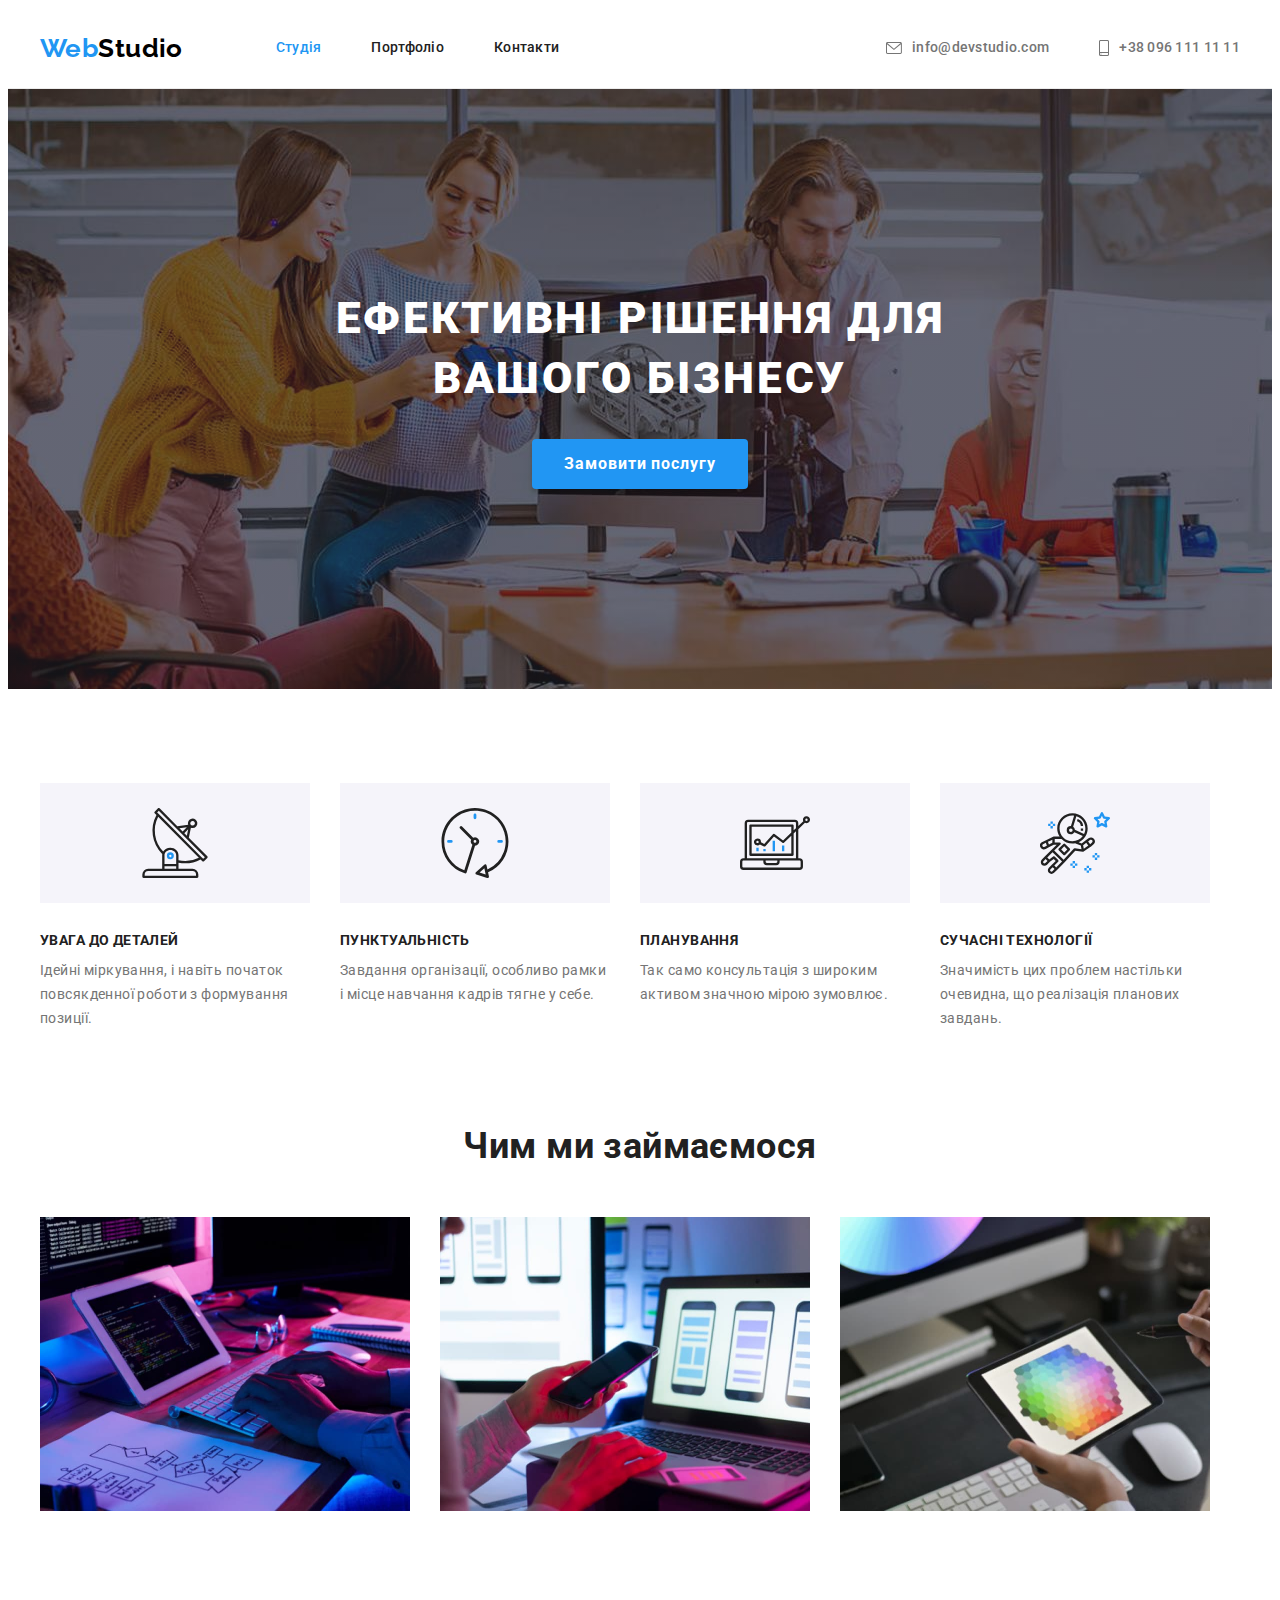
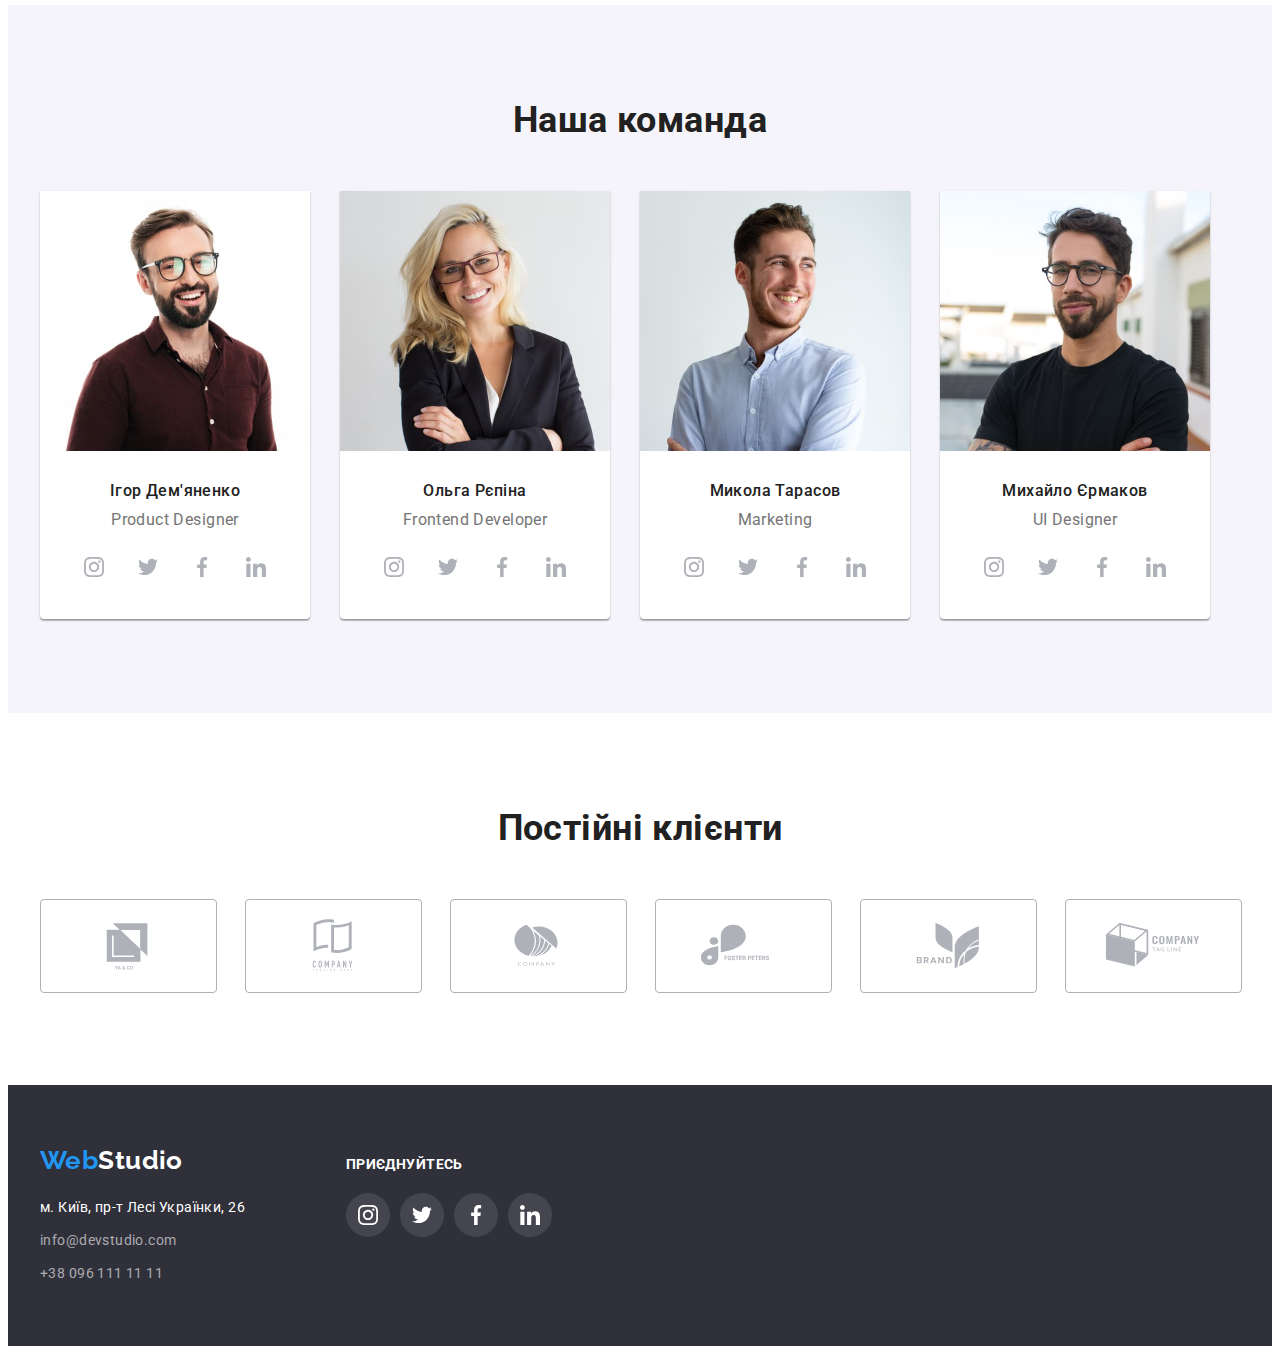
<file: index.html>
<!DOCTYPE html>
<html lang="uk">
  <head>
    <meta charset="UTF-8" />
    <meta http-equiv="X-UA-Compatible" content="IE=edge" />
    <meta name="viewport" content="width=device-width, initial-scale=1.0" />
    <title>Студія</title>
    <link rel="preconnect" href="https://fonts.googleapis.com" />
    <link rel="preconnect" href="https://fonts.gstatic.com" crossorigin />
    <link
      href="https://fonts.googleapis.com/css2?family=Raleway:wght@700&family=Roboto:wght@400;500;700;900&display=swap"
      rel="stylesheet"
    />
    <link
      rel="stylesheet"
      href="https://cdnjs.cloudflare.com/ajax/libs/modern-normalize/1.1.0/modern-normalize.min.css"
      integrity="sha512-wpPYUAdjBVSE4KJnH1VR1HeZfpl1ub8YT/NKx4PuQ5NmX2tKuGu6U/JRp5y+Y8XG2tV+wKQpNHVUX03MfMFn9Q=="
      crossorigin="anonymous"
      referrerpolicy="no-referrer"
    />
    <link rel="stylesheet" href="./css/styles.css" />
  </head>
  <body>
    <header class="top">
      <div class="container">
        <a href="./index.html" lang="en" class="logo">Web<span class="logo-dark">Studio</span></a>
        <nav>
          <ul class="list top-nav">
            <li><a href="./index.html" class="link navigation current">Студія</a></li>
            <li><a href="./portfolio.html" class="link navigation">Портфоліо</a></li>
            <li><a href="" class="link navigation">Контакти</a></li>
          </ul>
        </nav>
        <ul class="list contacts">
          <li>
            <a href="mailto:info@devstudio.com" class="link header-contacts"
              ><svg class="contacts-icon" width="16" height="12">
                <use href="./images/symbol-defs.svg#icon-envelope"></use>
              </svg>
              info@devstudio.com
            </a>
          </li>
          <li>
            <a href="tel:+380961111111" class="link header-contacts"
              ><svg class="contacts-icon" width="10" height="16">
                <use href="./images/symbol-defs.svg#icon-smartphone"></use>
              </svg>
              +38 096 111 11 11
            </a>
          </li>
        </ul>
      </div>
    </header>
    <main>
      <section class="hero">
        <h1 class="hero-title">Ефективні рішення для вашого бізнесу</h1>
        <button type="button" class="hero-button">Замовити послугу</button>
      </section>
      <section class="section advantages">
        <div class="container">
          <h2 class="visually-hidden">Переваги</h2>
          <ul class="list advantages-list">
            <li class="advantages-item">
              <h3 class="advantages-title">Увага до деталей</h3>
              <p class="advantages-descriptions">
                Ідейні міркування, і навіть початок повсякденної роботи з формування позиції.
              </p>
            </li>
            <li class="advantages-item">
              <h3 class="advantages-title">Пунктуальність</h3>
              <p class="advantages-descriptions">
                Завдання організації, особливо рамки і місце навчання кадрів тягне у себе.
              </p>
            </li>
            <li class="advantages-item">
              <h3 class="advantages-title">Планування</h3>
              <p class="advantages-descriptions">
                Так само консультація з широким активом значною мірою зумовлює.
              </p>
            </li>
            <li class="advantages-item">
              <h3 class="advantages-title">Сучасні технології</h3>
              <p class="advantages-descriptions">
                Значимість цих проблем настільки очевидна, що реалізація планових завдань.
              </p>
            </li>
          </ul>
        </div>
      </section>
      <section class="section work">
        <div class="container">
          <h2 class="section-title">Чим ми займаємося</h2>
          <ul class="list work-list">
            <li class="work-item">
              <img src="./images/box1.jpg" alt="Технологія перша" width="370" height="294" />
            </li>
            <li class="work-item">
              <img src="./images/box2.jpg" alt="Технологія друга" width="370" height="294" />
            </li>
            <li class="work-item">
              <img src="./images/box3.jpg" alt="Технологія третя" width="370" height="294" />
            </li>
          </ul>
        </div>
      </section>
      <section class="section team">
        <div class="container">
          <h2 class="section-title">Наша команда</h2>
          <ul class="list cards">
            <li class="card">
              <img src="./images/foto1.jpg" alt="Фото Ігора Дем'яненка" width="270" height="260" />
              <div class="card-caption">
                <h3 class="team-name">Ігор Дем'яненко</h3>
                <p lang="en" class="team-position">Product Designer</p>
                <ul class="list soc-list">
                  <li class="soc-item">
                    <a class="soc-link" href=""
                      ><svg class="soc-icon" width="20" height="20">
                        <use href="./images/symbol-defs.svg#icon-instagram"></use>
                      </svg>
                    </a>
                  </li>
                  <li class="soc-item">
                    <a class="soc-link" href=""
                      ><svg class="soc-icon" width="20" height="20">
                        <use href="./images/symbol-defs.svg#icon-twitter"></use>
                      </svg>
                    </a>
                  </li>
                  <li class="soc-item">
                    <a class="soc-link" href=""
                      ><svg class="soc-icon" width="20" height="20">
                        <use href="./images/symbol-defs.svg#icon-facebook"></use>
                      </svg>
                    </a>
                  </li>
                  <li class="soc-item">
                    <a class="soc-link" href=""
                      ><svg class="soc-icon" width="20" height="20">
                        <use href="./images/symbol-defs.svg#icon-linkedin"></use>
                      </svg>
                    </a>
                  </li>
                </ul>
              </div>
            </li>
            <li class="card">
              <img src="./images/foto2.jpg" alt="Фото Ольги Рєпіної" width="270" height="260" />
              <div class="card-caption">
                <h3 class="team-name">Ольга Рєпіна</h3>
                <p lang="en" class="team-position">Frontend Developer</p>
                <ul class="list soc-list">
                  <li class="soc-item">
                    <a class="soc-link" href=""
                      ><svg class="soc-icon" width="20" height="20">
                        <use href="./images/symbol-defs.svg#icon-instagram"></use>
                      </svg>
                    </a>
                  </li>
                  <li class="soc-item">
                    <a class="soc-link" href=""
                      ><svg class="soc-icon" width="20" height="20">
                        <use href="./images/symbol-defs.svg#icon-twitter"></use>
                      </svg>
                    </a>
                  </li>
                  <li class="soc-item">
                    <a class="soc-link" href=""
                      ><svg class="soc-icon" width="20" height="20">
                        <use href="./images/symbol-defs.svg#icon-facebook"></use>
                      </svg>
                    </a>
                  </li>
                  <li class="soc-item">
                    <a class="soc-link" href=""
                      ><svg class="soc-icon" width="20" height="20">
                        <use href="./images/symbol-defs.svg#icon-linkedin"></use>
                      </svg>
                    </a>
                  </li>
                </ul>
              </div>
            </li>
            <li class="card">
              <img src="./images/foto3.jpg" alt="Фото Миколи Тарасова" width="270" height="260" />
              <div class="card-caption">
                <h3 class="team-name">Микола Тарасов</h3>
                <p lang="en" class="team-position">Marketing</p>
                <ul class="list soc-list">
                  <li class="soc-item">
                    <a class="soc-link" href=""
                      ><svg class="soc-icon" width="20" height="20">
                        <use href="./images/symbol-defs.svg#icon-instagram"></use>
                      </svg>
                    </a>
                  </li>
                  <li class="soc-item">
                    <a class="soc-link" href=""
                      ><svg class="soc-icon" width="20" height="20">
                        <use href="./images/symbol-defs.svg#icon-twitter"></use>
                      </svg>
                    </a>
                  </li>
                  <li class="soc-item">
                    <a class="soc-link" href=""
                      ><svg class="soc-icon" width="20" height="20">
                        <use href="./images/symbol-defs.svg#icon-facebook"></use>
                      </svg>
                    </a>
                  </li>
                  <li class="soc-item">
                    <a class="soc-link" href=""
                      ><svg class="soc-icon" width="20" height="20">
                        <use href="./images/symbol-defs.svg#icon-linkedin"></use>
                      </svg>
                    </a>
                  </li>
                </ul>
              </div>
            </li>
            <li class="card">
              <img src="./images/foto4.jpg" alt="Фото Михайла Єрмакова" width="270" height="260" />
              <div class="card-caption">
                <h3 class="team-name">Михайло Єрмаков</h3>
                <p lang="en" class="team-position">UI Designer</p>
                <ul class="list soc-list">
                  <li class="soc-item">
                    <a class="soc-link" href=""
                      ><svg class="soc-icon" width="20" height="20">
                        <use href="./images/symbol-defs.svg#icon-instagram"></use>
                      </svg>
                    </a>
                  </li>
                  <li class="soc-item">
                    <a class="soc-link" href=""
                      ><svg class="soc-icon" width="20" height="20">
                        <use href="./images/symbol-defs.svg#icon-twitter"></use>
                      </svg>
                    </a>
                  </li>
                  <li class="soc-item">
                    <a class="soc-link" href=""
                      ><svg class="soc-icon" width="20" height="20">
                        <use href="./images/symbol-defs.svg#icon-facebook"></use>
                      </svg>
                    </a>
                  </li>
                  <li class="soc-item">
                    <a class="soc-link" href=""
                      ><svg class="soc-icon" width="20" height="20">
                        <use href="./images/symbol-defs.svg#icon-linkedin"></use>
                      </svg>
                    </a>
                  </li>
                </ul>
              </div>
            </li>
          </ul>
        </div>
      </section>
      <section class="section clients">
        <div class="container">
          <h2 class="section-title">Постійні клієнти</h2>
          <ul class="list clients-list">
            <li class="clients-item">
              <a class="clients-link" href=""
                ><svg class="logo-icon" width="106" height="60">
                  <use href="./images/symbol-defs.svg#icon-logo1"></use>
                </svg>
              </a>
            </li>
            <li class="clients-item">
              <a class="clients-link" href=""
                ><svg class="logo-icon" width="106" height="60">
                  <use href="./images/symbol-defs.svg#icon-logo2"></use>
                </svg>
              </a>
            </li>
            <li class="clients-item">
              <a class="clients-link" href=""
                ><svg class="logo-icon" width="106" height="60">
                  <use href="./images/symbol-defs.svg#icon-logo3"></use>
                </svg>
              </a>
            </li>
            <li class="clients-item">
              <a class="clients-link" href=""
                ><svg class="logo-icon" width="106" height="60">
                  <use href="./images/symbol-defs.svg#icon-logo4"></use>
                </svg>
              </a>
            </li>
            <li class="clients-item">
              <a class="clients-link" href=""
                ><svg class="logo-icon" width="106" height="60">
                  <use href="./images/symbol-defs.svg#icon-logo5"></use>
                </svg>
              </a>
            </li>
            <li class="clients-item">
              <a class="clients-link" href=""
                ><svg class="logo-icon" width="106" height="60">
                  <use href="./images/symbol-defs.svg#icon-logo6"></use>
                </svg>
              </a>
            </li>
          </ul>
        </div>
      </section>
    </main>
    <footer class="footer">
      <div class="container">
        <div class="footer-address">
          <a href="./index.html" lang="en" class="logo"
            >Web<span class="logo-light">Studio</span></a
          >
          <address>
            <ul class="list">
              <li class="footer-item">
                <a
                  href="https://goo.gl/maps/4VGZV7UP3L1ZBJYh8"
                  target="_blank"
                  rel="noreferrer noopener"
                  class="link adress"
                >
                  м. Київ, пр-т Лесі Українки, 26
                </a>
              </li>
              <li class="footer-item">
                <a href="mailto:info@devstudio.com" class="link footer-contacts"
                  >info@devstudio.com</a
                >
              </li>
              <li class="footer-item">
                <a href="tel:+380961111111" class="link footer-contacts">+38 096 111 11 11</a>
              </li>
            </ul>
          </address>
        </div>
        <div class="soc-networks">
          <p class="call">приєднуйтесь</p>
          <ul class="list soc-list">
            <li class="soc-item">
              <a class="footer-soc-link" href=""
                ><svg class="footer-soc-icon" width="20" height="20">
                  <use href="./images/symbol-defs.svg#icon-instagram"></use>
                </svg>
              </a>
            </li>
            <li class="soc-item">
              <a class="footer-soc-link" href=""
                ><svg class="footer-soc-icon" width="20" height="20">
                  <use href="./images/symbol-defs.svg#icon-twitter"></use>
                </svg>
              </a>
            </li>
            <li class="soc-item">
              <a class="footer-soc-link" href=""
                ><svg class="footer-soc-icon" width="20" height="20">
                  <use href="./images/symbol-defs.svg#icon-facebook"></use>
                </svg>
              </a>
            </li>
            <li class="soc-item">
              <a class="footer-soc-link" href=""
                ><svg class="footer-soc-icon" width="20" height="20">
                  <use href="./images/symbol-defs.svg#icon-linkedin"></use>
                </svg>
              </a>
            </li>
          </ul>
        </div>
      </div>
    </footer>
  </body>
</html>
</file>
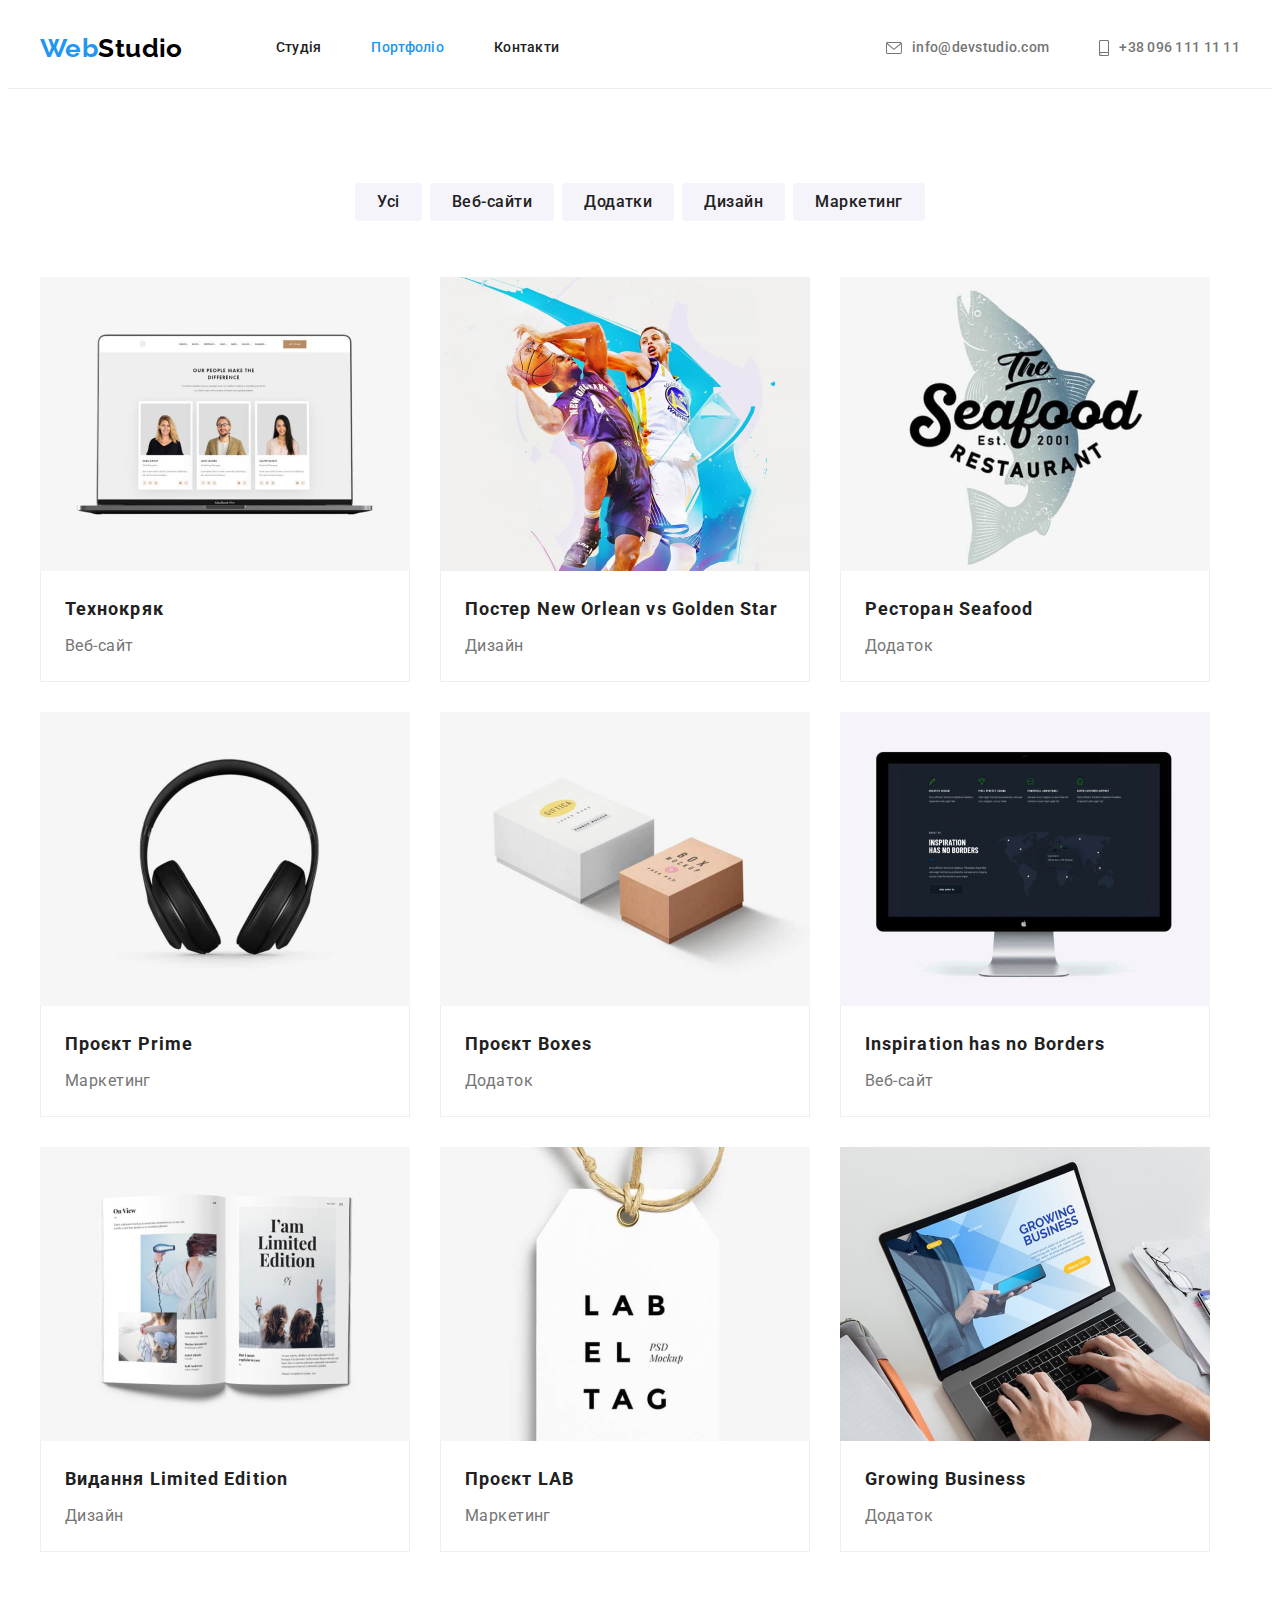
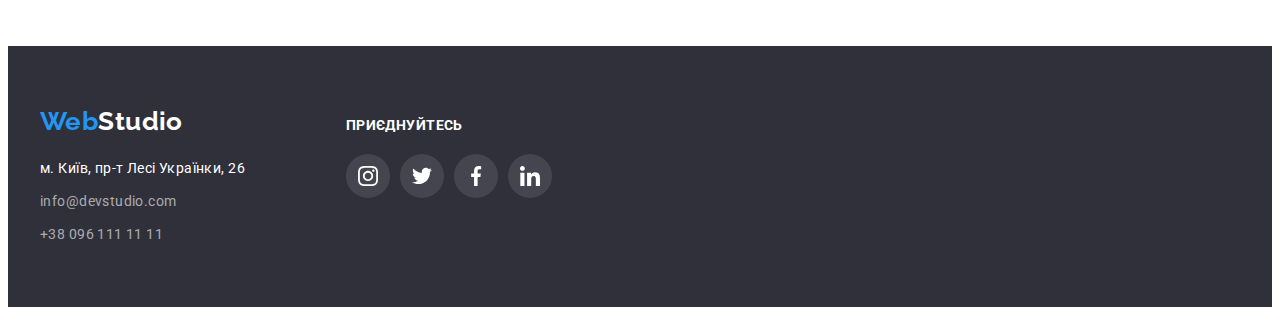
<file: portfolio.html>
<!DOCTYPE html>
<html lang="en">
  <head>
    <meta charset="UTF-8" />
    <meta http-equiv="X-UA-Compatible" content="IE=edge" />
    <meta name="viewport" content="width=device-width, initial-scale=1.0" />
    <title>Портфоліо</title>
    <link rel="preconnect" href="https://fonts.googleapis.com" />
    <link rel="preconnect" href="https://fonts.gstatic.com" crossorigin />
    <link
      href="https://fonts.googleapis.com/css2?family=Raleway:wght@700&family=Roboto:wght@400;500;700;900&display=swap"
      rel="stylesheet"
    />
    <link
      rel="stylesheet"
      href="https://cdnjs.cloudflare.com/ajax/libs/modern-normalize/1.1.0/modern-normalize.min.css"
      integrity="sha512-wpPYUAdjBVSE4KJnH1VR1HeZfpl1ub8YT/NKx4PuQ5NmX2tKuGu6U/JRp5y+Y8XG2tV+wKQpNHVUX03MfMFn9Q=="
      crossorigin="anonymous"
      referrerpolicy="no-referrer"
    />
    <link rel="stylesheet" href="./css/styles.css" />
  </head>
  <body>
    <header class="top">
      <div class="container">
        <a href="./index.html" lang="en" class="logo">Web<span class="logo-dark">Studio</span></a>
        <nav>
          <ul class="list top-nav">
            <li><a href="./index.html" class="link navigation">Студія</a></li>
            <li><a href="./portfolio.html" class="link navigation current">Портфоліо</a></li>
            <li><a href="" class="link navigation">Контакти</a></li>
          </ul>
        </nav>
        <ul class="list contacts">
          <li>
            <a href="mailto:info@devstudio.com" class="link header-contacts"
              ><svg class="contacts-icon" width="16" height="12">
                <use href="./images/symbol-defs.svg#icon-envelope"></use>
              </svg>
              info@devstudio.com
            </a>
          </li>
          <li>
            <a href="tel:+380961111111" class="link header-contacts"
              ><svg class="contacts-icon" width="10" height="16">
                <use href="./images/symbol-defs.svg#icon-smartphone"></use>
              </svg>
              +38 096 111 11 11
            </a>
          </li>
        </ul>
      </div>
    </header>
    <main>
      <section class="section portfolio">
        <div class="container">
          <h1 class="visually-hidden">Портфоліо</h1>
          <ul class="list filter">
            <li class="item"><button type="button" class="button">Усі</button></li>
            <li class="item"><button type="button" class="button">Веб-сайти</button></li>
            <li class="item"><button type="button" class="button">Додатки</button></li>
            <li class="item"><button type="button" class="button">Дизайн</button></li>
            <li class="item"><button type="button" class="button">Маркетинг</button></li>
          </ul>
          <ul class="list project">
            <li class="item">
              <a class="link project-card" href="" class="link project-card">
                <img src="./images/img1.jpg" alt="Веб-сайт Технокряк" width="370" height="294" />
                <div class="project-caption">
                  <h2 class="title">Технокряк</h2>
                  <p class="filter-text">Веб-сайт</p>
                </div>
              </a>
            </li>
            <li class="item">
              <a href="" class="link project-card">
                <img
                  src="./images/img2.jpg"
                  alt="Дизайн Постер New Orlean vs Golden Star"
                  width="370"
                  height="294"
                />
                <div class="project-caption">
                  <h2 class="title">Постер New Orlean vs Golden Star</h2>
                  <p class="filter-text">Дизайн</p>
                </div>
              </a>
            </li>
            <li class="item">
              <a href="" class="link project-card">
                <img
                  src="./images/img3.jpg"
                  alt="Додаток Ресторан Seafood"
                  width="370"
                  height="294"
                />
                <div class="project-caption">
                  <h2 class="title">Ресторан Seafood</h2>
                  <p class="filter-text">Додаток</p>
                </div>
              </a>
            </li>
            <li class="item">
              <a href="" class="link project-card">
                <img
                  src="./images/img4.jpg"
                  alt="Маркетинг Проєкт Prime"
                  width="370"
                  height="294"
                />
                <div class="project-caption">
                  <h2 class="title">Проєкт Prime</h2>
                  <p class="filter-text">Маркетинг</p>
                </div>
              </a>
            </li>
            <li class="item">
              <a href="" class="link project-card">
                <img src="./images/img5.jpg" alt="Додаток Проєкт Boxes" width="370" height="294" />
                <div class="project-caption">
                  <h2 class="title">Проєкт Boxes</h2>
                  <p class="filter-text">Додаток</p>
                </div>
              </a>
            </li>
            <li class="item">
              <a href="" class="link project-card">
                <img
                  src="./images/img6.jpg"
                  alt="Веб-сайт Inspiration has no Borders"
                  width="370"
                  height="294"
                />
                <div class="project-caption">
                  <h2 class="title">Inspiration has no Borders</h2>
                  <p class="filter-text">Веб-сайт</p>
                </div>
              </a>
            </li>
            <li class="item">
              <a href="" class="link project-card">
                <img
                  src="./images/img7.jpg"
                  alt="Дизайн Видання Limited Edition"
                  width="370"
                  height="294"
                />
                <div class="project-caption">
                  <h2 class="title">Видання Limited Edition</h2>
                  <p class="filter-text">Дизайн</p>
                </div>
              </a>
            </li>
            <li class="item">
              <a href="" class="link project-card">
                <img src="./images/img8.jpg" alt="Маркетинг Проєкт LAB" width="370" height="294" />
                <div class="project-caption">
                  <h2 class="title">Проєкт LAB</h2>
                  <p class="filter-text">Маркетинг</p>
                </div>
              </a>
            </li>
            <li class="item">
              <a href="" class="link project-card">
                <img
                  src="./images/img9.jpg"
                  alt="Додаток Growing Business"
                  width="370"
                  height="294"
                />
                <div class="project-caption">
                  <h2 class="title">Growing Business</h2>
                  <p class="filter-text">Додаток</p>
                </div>
              </a>
            </li>
          </ul>
        </div>
      </section>
    </main>
    <footer class="footer">
      <div class="container">
        <div class="footer-address">
          <a href="./index.html" lang="en" class="logo"
            >Web<span class="logo-light">Studio</span></a
          >
          <address>
            <ul class="list">
              <li class="footer-item">
                <a
                  href="https://goo.gl/maps/4VGZV7UP3L1ZBJYh8"
                  target="_blank"
                  rel="noreferrer noopener"
                  class="link adress"
                >
                  м. Київ, пр-т Лесі Українки, 26
                </a>
              </li>
              <li class="footer-item">
                <a href="mailto:info@devstudio.com" class="link footer-contacts"
                  >info@devstudio.com</a
                >
              </li>
              <li class="footer-item">
                <a href="tel:+380961111111" class="link footer-contacts">+38 096 111 11 11</a>
              </li>
            </ul>
          </address>
        </div>
        <div class="soc-networks">
          <p class="call">приєднуйтесь</p>
          <ul class="list soc-list">
            <li class="soc-item">
              <a class="footer-soc-link" href=""
                ><svg class="footer-soc-icon" width="20" height="20">
                  <use href="./images/symbol-defs.svg#icon-instagram"></use>
                </svg>
              </a>
            </li>
            <li class="soc-item">
              <a class="footer-soc-link" href=""
                ><svg class="footer-soc-icon" width="20" height="20">
                  <use href="./images/symbol-defs.svg#icon-twitter"></use>
                </svg>
              </a>
            </li>
            <li class="soc-item">
              <a class="footer-soc-link" href=""
                ><svg class="footer-soc-icon" width="20" height="20">
                  <use href="./images/symbol-defs.svg#icon-facebook"></use>
                </svg>
              </a>
            </li>
            <li class="soc-item">
              <a class="footer-soc-link" href=""
                ><svg class="footer-soc-icon" width="20" height="20">
                  <use href="./images/symbol-defs.svg#icon-linkedin"></use>
                </svg>
              </a>
            </li>
          </ul>
        </div>
      </div>
    </footer>
  </body>
</html>
</file>
<file: css/styles.css>
:root {
  --main-text-color: #757575;
  --second-text-color: #212121;
  --light-text-color: #ffffff;
  --semi-light-text-color: rgba(255, 255, 255, 0.6);
  --accent-color: #2196f3;
  --btn-accent-color: #188ce8;
  --logo-text-color: #000000;
  --dark-background-color: #2f303a;
  --light-background-color: #ffffff;
  --semi-light-background-color: #f5f4fa;
  --line-color: #ececec;
  --border-color: #eeeeee;
  --main-font: 'Roboto', sans-serif;
  --logo-font: 'Raleway', sans-serif;
  --hero-background-color: #c4c4c4;
  --icon-color: #afb1b8;
  --footer-icon-color: rgba(255, 255, 255, 0.1);
}

body {
  font-family: var(--main-font);
  font-size: 14px;
  line-height: 1.71;
  letter-spacing: 0.03em;
  color: var(--main-text-color);
  background-color: var(--light-background-color);
}

p,
h1,
h2,
h3,
h4,
h5,
h6 {
  margin: 0;
}

img {
  display: block;
}

.link {
  text-decoration: none;
  font-style: normal;
}

.list {
  list-style: none;
  margin: 0;
  padding-left: 0;
}

.container {
  width: 1200px;
  padding-left: 15px;
  padding-right: 15px;
  margin-left: auto;
  margin-right: auto;

}

.section {
  background-color: var(--light-background-color);
  padding-top: 94px;
  padding-bottom: 94px;
}

/* -----------------HEADER--------------------- */

.top {
  border: 1px solid var(--line-color);
  border-top: transparent;
  border-right: transparent;
  border-left: transparent;
}

.top > .container {
  display: flex;
  align-items: center;
}

.top-nav {
  display: flex;
  align-items: center;
  gap: 50px;
}

.contacts {
  display: flex;
  align-items: center;
  gap: 50px;
  margin-left: auto;
}

.logo {
  font-family: var(--logo-font);
  font-weight: 700;
  font-size: 26px;
  line-height: 1.19;
  color: var(--accent-color);
  text-decoration: none;
  margin-right: 93px;
}

.logo-dark {
  color: var(--logo-text-color);
}

.navigation {
  font-weight: 500;
  line-height: 1.14;
  letter-spacing: 0.02em;
  color: var(--second-text-color);
  padding-top: 32px;
  padding-bottom: 32px;
  display: block;
}

.navigation.current {
  color: var(--accent-color);
}

.header-contacts {
  display: flex;
  padding-top: 32px;
  padding-bottom: 32px;
  align-items: center;

  font-weight: 500;
  line-height: 1.14;
  letter-spacing: 0.02em;
  color: inherit;
}

.navigation:hover,
.navigation:focus,
.header-contacts:hover,
.header-contacts:focus {
  color: var(--accent-color);
}

.contacts-icon {
  margin-right: 10px;
  fill: currentColor;
}

/* -----------------HERO--------------------- */

.hero {
  padding: 200px 0;
  background-color: var(--hero-background-color);
  text-align: center;
  background-image: linear-gradient(rgba(47, 48, 58, 0.4), rgba(47, 48, 58, 0.4)),
    url(../images/hero-bg.jpg);
  background-repeat: no-repeat;
  background-position: center;
  margin: 0 auto;
}

.hero-title {
  font-weight: 900;
  font-size: 44px;
  line-height: 1.36;
  letter-spacing: 0.06em;
  text-transform: uppercase;
  color: var(--light-text-color);
  width: 696px;
  margin: 0 auto 30px auto;
}

.hero-button {
  color: var(--light-text-color);
  background: var(--accent-color);
  font-family: inherit;
  font-weight: 700;
  font-size: 16px;
  line-height: 1.88;
  letter-spacing: 0.06em;
  border-radius: 4px;
  border: none;
  box-shadow: 0px 4px 4px rgba(0, 0, 0, 0.15);
  cursor: pointer;
  padding: 10px 32px;
  display: inline-block;
}

.hero-button:hover,
.hero-button:focus,
.hero-button:active {
  background: var(--btn-accent-color);
}

/* -----------------ADVANTAGES--------------------- */

.visually-hidden {
  position: absolute;
  width: 1px;
  height: 1px;
  margin: -1px;
  border: 0;
  padding: 0;
  white-space: nowrap;
  clip-path: inset(100%);
  clip: rect(0 0 0 0);
  overflow: hidden;
}

.advantages-list {
  display: flex;
}

.advantages-item {
  width: calc((100%-3 * 30px) / 4);
}

.advantages-item:not(:last-child) {
  margin-right: 30px;
}

.advantages-item::before {
  display: block;
  content: '';
  background-position: center;
  background-repeat: no-repeat;
  background-size: 70px;
  height: 120px;
  margin-bottom: 30px;
  background-color: var(--semi-light-background-color);
}

.advantages-item:nth-child(1)::before {
  background-image: url(../images/antenna.svg);
}

.advantages-item:nth-child(2)::before {
  background-image: url(../images/clock.svg);
}

.advantages-item:nth-child(3)::before {
  background-image: url(../images/diagram.svg);
}

.advantages-item:nth-child(4)::before {
  background-image: url(../images/astronaut.svg);
}

.advantages-title {
  font-weight: 700;
  font-size: 14px;
  line-height: 1.14;
  text-transform: uppercase;
  color: var(--second-text-color);
  margin-bottom: 10px;
}

.advantages-descriptions {
  width: 270px;
}

/* -----------------WORK-------------------- */

.section.work {
  padding-top: 0;
}

.work-list {
  display: flex;
}

.work-item:not(:last-child) {
  margin-right: 30px;
}

.section-title {
  font-weight: 700;
  font-size: 36px;
  line-height: 1.17;
  text-align: center;
  color: var(--second-text-color);
  margin-bottom: 50px;
}

/* -----------------TEAM-------------------- */

.section.team {
  background-color: var(--semi-light-background-color);
}

.cards {
  display: flex;
}

.card {
  background-color: var(--light-background-color);
  box-shadow: 0px 1px 3px rgba(0, 0, 0, 0.12), 0px 1px 1px rgba(0, 0, 0, 0.14),
    0px 2px 1px rgba(0, 0, 0, 0.2);
  border-radius: 0px 0px 4px 4px;
}

.card:not(:last-child) {
  margin-right: 30px;
}

.card-caption {
  padding-top: 30px;
  padding-bottom: 30px;
  text-align: center;
}

.team-name {
  font-weight: 500;
  font-size: 16px;
  line-height: 1.19;
  color: var(--second-text-color);
  margin-bottom: 10px;
}

.team-position {
  font-size: 16px;
  line-height: 1.19;
  margin-bottom: 16px;
}

.soc-list {
  display: flex;
  gap: 10px;
  margin-left: auto;
  margin-right: auto;
  justify-content: center;
}

.soc-item {
  width: 44px;
  height: 44px;
}

.soc-link {
  display: flex;
  width: 100%;
  height: 100%;
  border-radius: 50%;
  background-repeat: no-repeat;
  align-items: center;
  justify-content: center;
  fill: var(--icon-color);
}

.soc-link:hover,
.soc-link:focus {
  background-color: var(--accent-color);
}
.soc-link:hover .soc-icon,
.soc-link:focus .soc-icon {
  fill: var(--light-text-color);
}
/* -----------------CLIENTS-------------------- */

.clients-list {
  display: flex;
  gap: 30px;
}

.clients-item {
  width: calc((100% - 5 * 30px) / 6);
  height: 92px;
}

.clients-link {
  display: flex;
  width: 100%;
  height: 100%;
  border: 1px solid var(--icon-color);
  border-radius: 4px;
  align-items: center;
  justify-content: center;
  fill: var(--icon-color);
}

.clients-link:hover,
.clients-link:focus {
  border: 1px solid var(--accent-color);
  fill: var(--accent-color);
}

/* -----------------FOOTER-------------------- */

.footer {
  display: flex;
  background-color: var(--dark-background-color);
  padding-top: 60px;
  padding-bottom: 60px;
}

.logo-light {
  color: var(--light-text-color);
  display: inline-block;
  margin-bottom: 20px;
}

.adress {
  color: var(--light-text-color);
}

.adress:hover,
.adress:focus {
  color: var(--accent-color);
}

.footer-contacts {
  color: var(--semi-light-text-color);
}

.footer-contacts:hover,
.footer-contacts:focus {
  color: var(--accent-color);
}

.footer-item:not(:last-child) {
  margin-bottom: 9px;
}

.footer > .container {
  display: flex;
  align-items: baseline;
}

.call {
  font-weight: 700;
  font-size: 14px;
  line-height: 1.14;
  letter-spacing: 0.03em;
  text-transform: uppercase;
  color: var(--light-text-color);
  margin-bottom: 20px;
}

.footer-address {
  margin-right: 70px;
}

.footer-soc-link {
  display: flex;
  background-color: var(--footer-icon-color);
  width: 100%;
  height: 100%;
  border-radius: 50%;
  background-repeat: no-repeat;
  align-items: center;
  justify-content: center;
}

.footer-soc-link:hover,
.footer-soc-link:focus {
  background-color: var(--accent-color);
}

.footer-soc-icon {
  fill: var(--light-text-color);
}

/* ======================PORTFOLIO===================== */

.filter {
  display: flex;
  justify-content: center;
  margin-bottom: 56px;
}

.filter > .item:not(:last-child) {
  margin-right: 8px;
}

.button {
  color: var(--second-text-color);
  background-color: var(--semi-light-background-color);
  font-family: inherit;
  font-weight: 500;
  font-size: 16px;
  line-height: 1.62;
  letter-spacing: 0.03em;
  text-align: center;
  border-radius: 4px;
  border: none;
  cursor: pointer;
  padding: 6px 22px;
}

.button:hover,
.button:focus {
  color: var(--light-text-color);
  background-color: var(--accent-color);
  border-radius: 4px;
  box-shadow: 0px 3px 1px rgba(0, 0, 0, 0.1), 0px 1px 2px rgba(0, 0, 0, 0.08),
    0px 2px 2px rgba(0, 0, 0, 0.12);
}

.project {
  display: flex;
  flex-wrap: wrap;
  gap: 30px;
}

.project > .item {
  width: calc((100% - 30 * 2) / 3);
}

.project-card {
  display: block;
}

.project-card:hover,
.project-card:focus {
  box-shadow: 0px 1px 1px rgba(0, 0, 0, 0.12), 0px 4px 4px rgba(0, 0, 0, 0.06), 1px 4px 6px rgba(0, 0, 0, 0.16);
}

.project-caption {
  border: 1px solid var(--border-color);
  border-top: transparent;
  padding: 20px 24px;
}

.project-caption .title {
  font-weight: 700;
  font-size: 18px;
  line-height: 2;
  letter-spacing: 0.06em;
  color: var(--second-text-color);
  margin-bottom: 4px;
}

.project-caption .filter-text {
  font-size: 16px;
  line-height: 1.88;
  color: var(--main-text-color);
}
</file>
